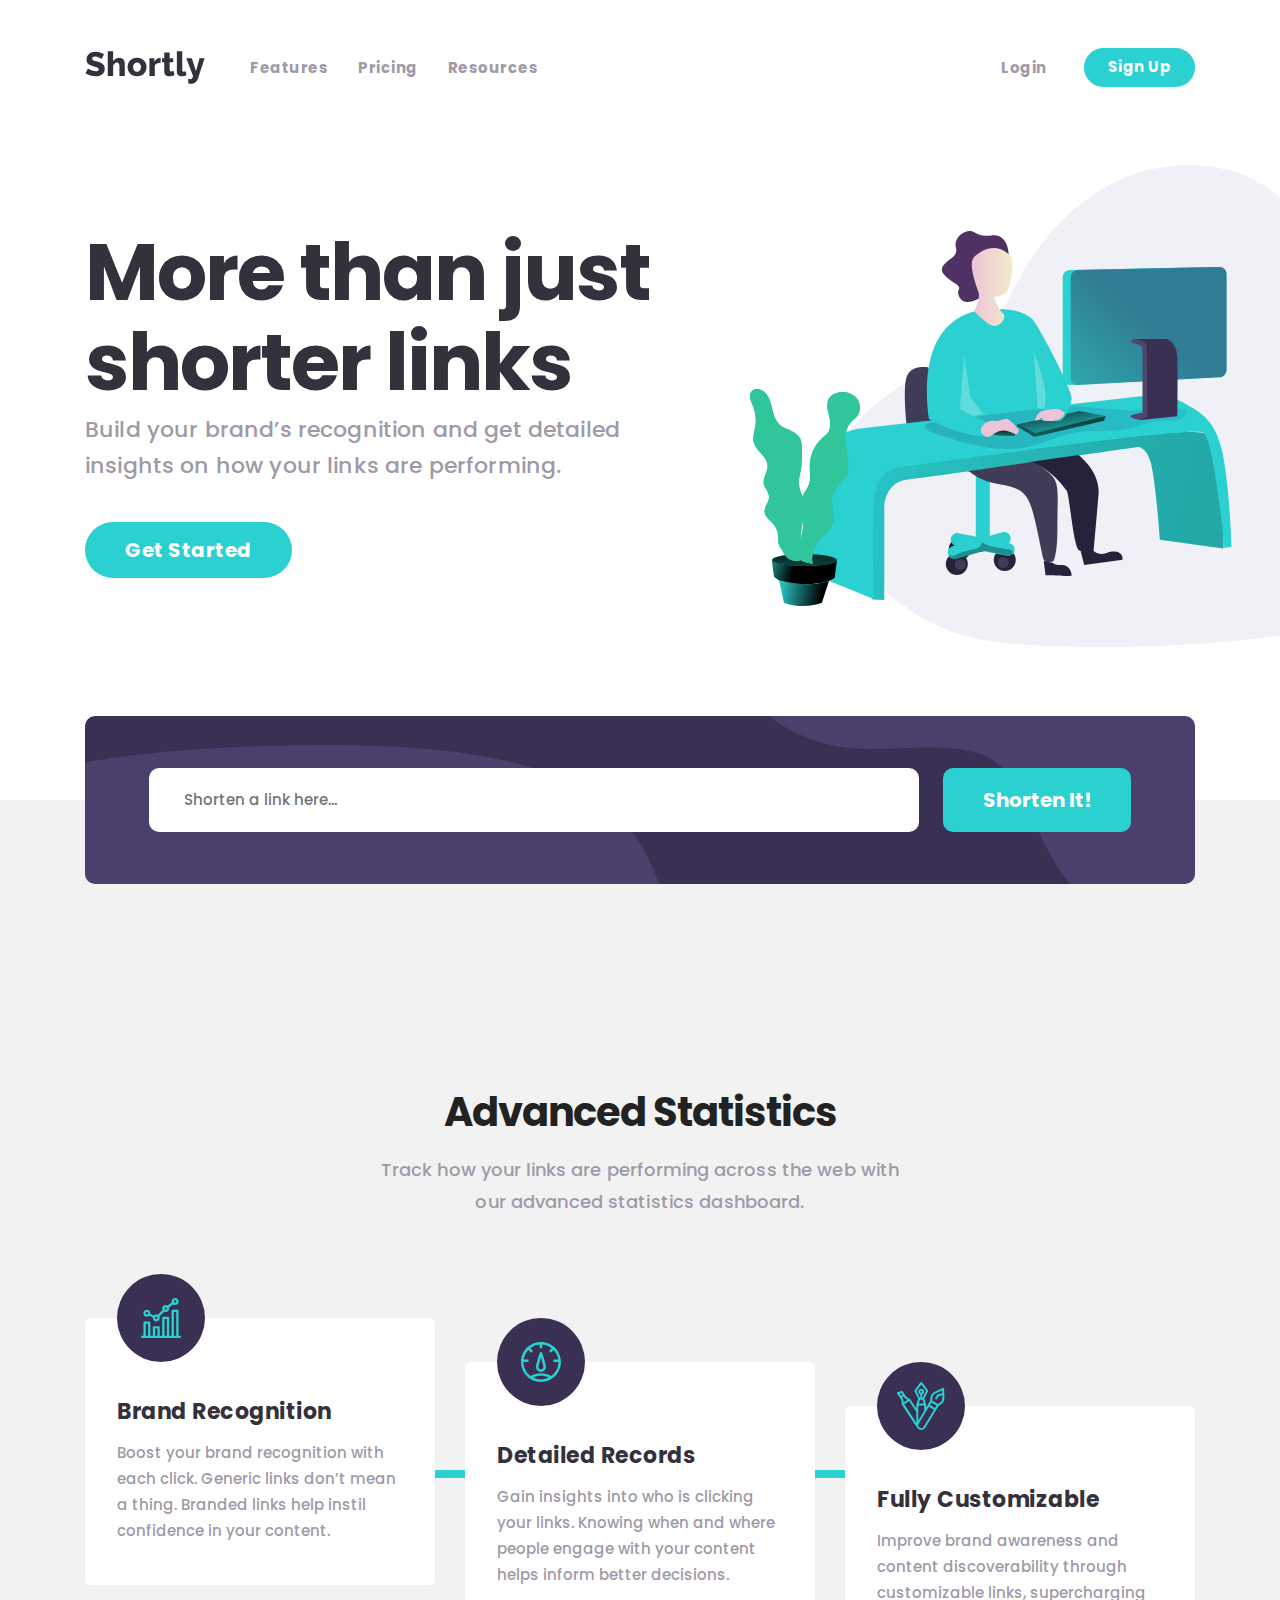
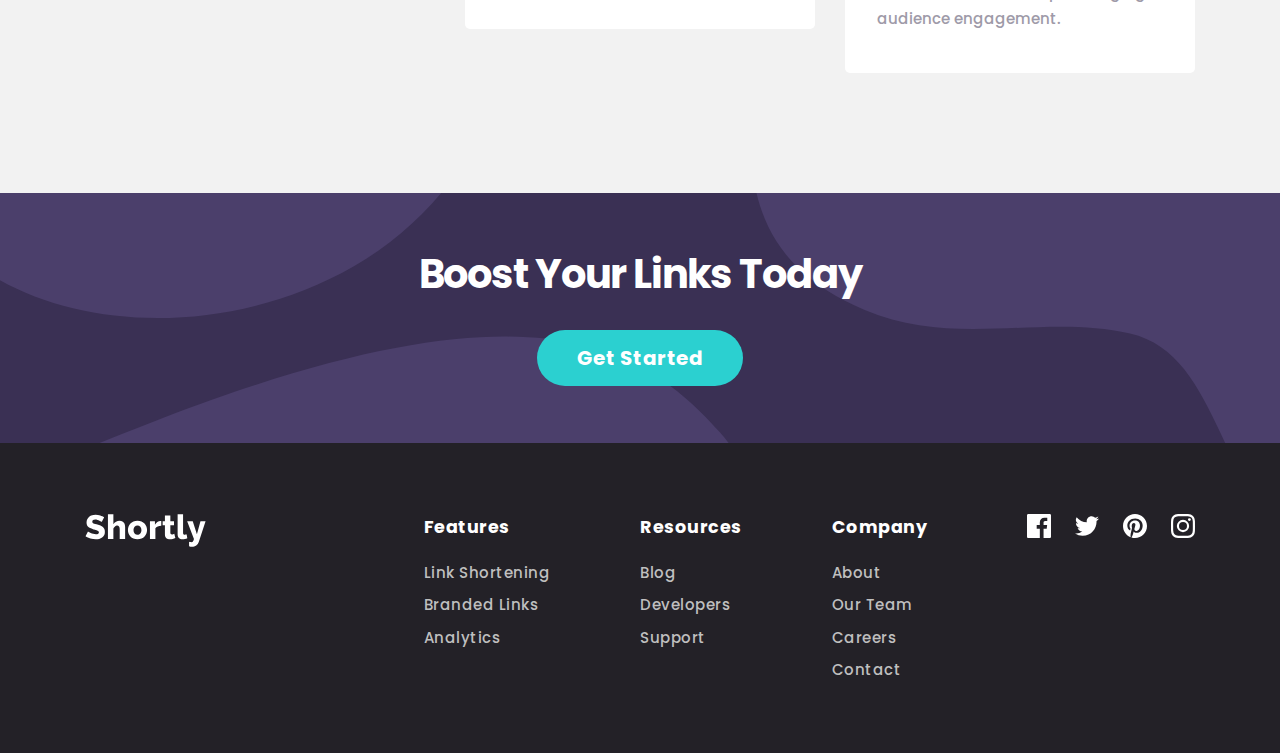
<file: index.html>
<!DOCTYPE html>
<html lang="en">
<head>
  <meta charset="UTF-8">
  <meta http-equiv="X-UA-Compatible" content="IE=edge">
  <meta name="viewport" content="width=device-width, initial-scale=1.0">
  <title>Shortly</title>
  <!-- =============================== -->
  <!-- =====       STYLES        ===== -->
  <!-- =============================== -->
  <link rel="stylesheet" href="css/normalize.css">
  <link rel="stylesheet" href="css/styles.css">
</head>
<body>
  <header class="site-header">
    <div class="site-header__container container">
      <a href="index.html" class="site-header__logo logo">
        <img class="logo__img" src="img/logo.svg" alt="shortly-logo" width="120" height="33">
      </a>
      <nav class="site-header__sitenav sitenav">
        <ul class="sitenav__list">
          <li class="sitenav__item"><a class="sitenav__link" href="#">Features</a></li>
          <li class="sitenav__item"><a class="sitenav__link" href="#">Pricing</a></li>
          <li class="sitenav__item"><a class="sitenav__link" href="#">Resources</a></li>
        </ul>
      </nav>
      <!-- * * AUTHORIZATION * * -->
      <div class="site-header__auth">
        <a class="site-header__login-link" href="#">login</a>
        <a class="button button--small" href="#">sign up</a>
      </div>
    </div>
  </header>
  <!-- **************************** -->
  <!-- *****   MAIN SECTION   ***** -->
  <!-- **************************** -->
  <main class="main-content">
    <div class="hero">
      <div class="container">
        <div class="hero__inner">
          <h1 class="hero__title">More than just shorter links</h1>
          <p class="hero__text">Build your brand’s recognition and get detailed insights on how your links are performing.</p>
          <a class="button">Get Started</a>
        </div>
      </div>
    </div>
    <!-- * * URL SHORTENER FORM AND FEATURES * * -->
    <div class="index-url-shortener-form-features-wrapper">
      <div class="container">
        <!-- URL SHORTENER FORM -->
        <div class="index-url-shortener">
          <section class="url-shortener">
            <h2 class="visually-hidden">Url Shortener</h2>
            <form class="url-shortener__form js-url-shortener-form" action="https://echo.htmlacademy.ru" method="POST">
              <div class="url-shortener__input-wrapper">
                <input class="url-shortener__input" type="url" name="url" placeholder="Shorten a link here..." aria-label="URL input" required>
                <div class="url-shortener__error-msg">Please add a link</div>
              </div>
              <button class="button button--big button--rectangle-big" type="submit">Shorten It!</button>
            </form>
            <!-- * * / URL SHORTENER RESULTS \ * *  -->
            <div class="url-shortener__results">
              <!-- = = = / 1 \ = = = -->
              <div class="url-shortener__result">
                <div class="url-shortener__original-link">https://www.frontendmentor.io</div>
                <a class="url-shortener__short-link" href="#" target="_blank">https://rel.ink/k4lKyk</a>
                <button class="url-shortener__copy-button button button--small button--rectangle js-copy-short-link-button">Copy</button>
              </div>
              <!-- = = = / 2 \ = = = -->
              <div class="url-shortener__result">
                <div class="url-shortener__original-link">https://twitter.com/frontendmentor</div>
                <a class="url-shortener__short-link" href="#" target="_blank">https://rel.ink/gxOXp9</a>
                <button class="url-shortener__copy-button button button--small button--rectangle js-copy-short-link-button">Copy</button>
              </div>
              <!-- = = = / 3 \ = = = -->
              <div class="url-shortener__result">
                <div class="url-shortener__original-link">https://www.linkedin.com/company/frontend-mentor</div>
                <a class="url-shortener__short-link" href="#" target="_blank">https://rel.ink/gob3X9</a>
                <button class="url-shortener__copy-button button button--small button--rectangle js-copy-short-link-button">Copy</button>
              </div>
            </div>
          </section>
        </div>

        <!-- * * / INDEX FEATURES \ * * -->
        <section class="index-features">
          <h2 class="index-features__heading">Advanced Statistics</h2>
          <p class="index-features__info">Track how your links are performing across the web with our advanced statistics dashboard.</p>
          <ul class="index-features-list">
            <!-- = = = item 1 = = = -->
            <li class="index-features-list__item index-feature">
              <h3 class="index-feature__title">Brand Recognition</h3>
              <p class="index-feature__text">Boost your brand recognition with each click. Generic links don’t mean a thing. Branded links help instil confidence in your content.</p>
              <div class="index-feature-icon-wrapper">
                <img class="index-feature__icon" src="img/brand-recognition.svg" alt="brand-recognition-icon" width="40" height="40">
              </div>
            </li>
            <!-- = = = item 2 = = = -->
            <li class="index-features-list__item index-feature">
              <h3 class="index-feature__title">Detailed Records</h3>
              <p class="index-feature__text">Gain insights into who is clicking your links. Knowing when and where people engage with your content helps inform better decisions.</p>
              <div class="index-feature-icon-wrapper">
                <img class="index-feature__icon" src="img/detailed-records.svg" alt="detailed-records-icon" width="40" height="40">
              </div>
            </li>
            <!-- = = = item 3 = = = -->
            <li class="index-features-list__item index-feature">
              <h3 class="index-feature__title">Fully Customizable</h3>
              <p class="index-feature__text">Improve brand awareness and content discoverability through customizable links, supercharging audience engagement.</p>
              <div class="index-feature-icon-wrapper">
                <img class="index-feature__icon" src="img/fully-customizable.svg" alt="fully-customizable-icon" width="48" height="48">
              </div>
            </li>
          </ul>
        </section>
      </div>
    </div>
    <!-- * * * / CTA \ * * * -->
    <section class="cta">
      <div class="cta__container container">
        <h2 class="cta__title">boost your links today</h2>
        <a class="button" href="#">Get Started</a>
      </div>
    </section>
  </main>

  <!-- * * * / SITE FOOTER \ * * * -->
<footer class="site-footer">
<div class="site-footer__container container">
  <a class="site-footer__logo logo" href="index.html">
 <svg xmlns="http://www.w3.org/2000/svg" width="121" height="33" fill="none"><path fill="currentcolor" fill-rule="evenodd" d="M34.699 25h5.44V13.576c0-.77-.068-1.558-.204-2.363a6.036 6.036 0 0 0-.8-2.176c-.396-.646-.963-1.179-1.7-1.598-.736-.42-1.705-.629-2.906-.629-1.292 0-2.477.289-3.553.867a6.785 6.785 0 0 0-2.601 2.465V.18h-5.44V25h5.44V14.766c.158-.476.385-.907.68-1.292.294-.385.617-.72.969-1.003a4.171 4.171 0 0 1 1.088-.646c.374-.147.72-.221 1.037-.221.793 0 1.416.272 1.87.816.453.544.68 1.394.68 2.55V25ZM16 7.422c.408.25.646.42.714.51l2.448-4.624a28.403 28.403 0 0 0-1.785-.952 16.76 16.76 0 0 0-2.091-.85c-.748-.25-1.53-.453-2.346-.612a12.973 12.973 0 0 0-2.482-.238c-1.202 0-2.34.17-3.417.51a8.435 8.435 0 0 0-2.84 1.513 7.266 7.266 0 0 0-1.937 2.465c-.476.975-.714 2.097-.714 3.366 0 .907.13 1.7.39 2.38.261.68.658 1.28 1.19 1.802.533.521 1.208.98 2.024 1.377.816.397 1.779.765 2.89 1.105.335.1.66.196.976.288l1.702.495c.568.175 1.07.362 1.504.56.521.238.929.504 1.224.799.294.295.442.669.442 1.122 0 1.201-.986 1.802-2.958 1.802-.93 0-1.848-.125-2.754-.374a18.925 18.925 0 0 1-2.465-.85 13.244 13.244 0 0 1-1.853-.952c-.499-.317-.794-.533-.884-.646L.53 22.28c.702.476 1.467.895 2.295 1.258.827.363 1.683.674 2.567.935a19.674 19.674 0 0 0 5.44.799c1.156 0 2.278-.13 3.366-.391 1.088-.26 2.051-.68 2.89-1.258a6.448 6.448 0 0 0 2.023-2.278c.51-.94.765-2.091.765-3.451 0-1.11-.176-2.063-.527-2.856a5.647 5.647 0 0 0-1.496-2.023c-.646-.555-1.434-1.02-2.363-1.394-.93-.374-1.972-.72-3.128-1.037l-.805-.22-1.405-.392c-.635-.181-1.162-.38-1.581-.595-.42-.215-.737-.459-.952-.731-.216-.272-.323-.612-.323-1.02 0-1.337.997-2.006 2.992-2.006.725 0 1.45.102 2.176.306a14.81 14.81 0 0 1 2.006.714c.612.272 1.122.533 1.53.782ZM52.479 25.34c-1.519 0-2.873-.25-4.063-.748-1.19-.499-2.193-1.173-3.01-2.023a8.54 8.54 0 0 1-1.852-2.958 9.968 9.968 0 0 1-.63-3.519c0-1.224.21-2.397.63-3.519a8.54 8.54 0 0 1 1.853-2.958c.816-.85 1.819-1.53 3.009-2.04s2.544-.765 4.063-.765c1.519 0 2.867.255 4.046.765 1.178.51 2.176 1.19 2.992 2.04a8.755 8.755 0 0 1 1.87 2.958 9.738 9.738 0 0 1 .646 3.519 9.97 9.97 0 0 1-.63 3.519 8.542 8.542 0 0 1-1.852 2.958c-.816.85-1.82 1.524-3.01 2.023-1.19.499-2.543.748-4.062.748Zm-2.856-5.865c-.748-.85-1.122-1.978-1.122-3.383 0-.68.102-1.309.306-1.887a4.568 4.568 0 0 1 .833-1.479 3.702 3.702 0 0 1 2.839-1.292c1.133 0 2.074.425 2.822 1.275.748.85 1.122 1.978 1.122 3.383 0 .68-.102 1.309-.306 1.887a4.57 4.57 0 0 1-.833 1.479 3.753 3.753 0 0 1-1.241.952 3.59 3.59 0 0 1-1.564.34c-1.156 0-2.108-.425-2.856-1.275Zm26.654-7.667c-1.315.023-2.505.238-3.57.646-1.065.408-1.836 1.02-2.312 1.836V25h-5.44V7.15h4.998v3.604c.612-1.201 1.4-2.142 2.363-2.822.963-.68 1.989-1.031 3.077-1.054h.544c.113 0 .227.011.34.034v4.896Zm11.507 13.124a21.718 21.718 0 0 0 2.567-.884l-1.054-4.318a7.717 7.717 0 0 1-1.122.442c-.43.136-.85.204-1.258.204-.453 0-.827-.13-1.122-.391-.295-.26-.442-.686-.442-1.275v-7.446h3.638V7.15h-3.638V1.472h-5.44V7.15h-2.278v4.114h2.278v9.316c0 .861.13 1.598.391 2.21.26.612.618 1.105 1.071 1.479.453.374.98.646 1.581.816.6.17 1.241.255 1.921.255.975 0 1.944-.136 2.907-.408ZM92.627.18h5.44v18.462c0 1.36.578 2.04 1.734 2.04.272 0 .573-.04.901-.119.329-.08.629-.198.901-.357l.714 4.08c-.68.317-1.462.567-2.346.748a12.39 12.39 0 0 1-2.482.272c-1.564 0-2.765-.408-3.604-1.224-.839-.816-1.258-1.995-1.258-3.536V.18Zm12.731 27.846a7.982 7.982 0 0 1-1.275-.34v4.658a7.53 7.53 0 0 0 1.411.391c.465.08.924.119 1.377.119 1.678 0 3.128-.459 4.352-1.377a7.106 7.106 0 0 0 2.55-3.587l6.8-20.74h-5.1l-3.57 13.192-4.148-13.192h-5.61l6.8 17.85c-.294 1.179-.623 1.995-.986 2.448-.362.453-.872.68-1.53.68-.317 0-.674-.034-1.071-.102Z" clip-rule="evenodd"/></svg>
  </a>

  <section class="site-footer__menus">
    <h2 class="visually-hidden">Shortly - useful links</h2>
    <!-- * menu 1 * -->
    <ul class="site-footer__menus-list footer-list">
      <li><h3 class="footer-list__title">Features</h3></li>
      <li class="footer-list__item"><a class="footer-list__link" href="#">Link Shortening</a></li>
      <li class="footer-list__item"><a class="footer-list__link" href="#">Branded Links</a></li>
      <li class="footer-list__item"><a class="footer-list__link" href="#">Analytics</a></li>
    </ul>

    <!-- * menu 2 * -->
    <ul class="site-footer__menus-list footer-list">
      <li><h3 class="footer-list__title">Resources</h3></li>
      <li class="footer-list__item"><a class="footer-list__link" href="#">Blog</a></li>
      <li class="footer-list__item"><a class="footer-list__link" href="#">Developers</a></li>
      <li class="footer-list__item"><a class="footer-list__link" href="#">Support</a></li>
    </ul>

        <!-- * menu 3 * -->
        <ul class="site-footer__menus-list footer-list">
          <li><h3 class="footer-list__title">Company</h3></li>
          <li class="footer-list__item"><a class="footer-list__link" href="#">About</a></li>
          <li class="footer-list__item"><a class="footer-list__link" href="#">Our Team</a></li>
          <li class="footer-list__item"><a class="footer-list__link" href="#">Careers</a></li>
          <li class="footer-list__item"><a class="footer-list__link" href="#">Contact</a></li>
        </ul>
  </section>
  <!-- * * / SOCIALS \ * * -->
  <section>
    <h2 class="visually-hidden">Shortly in social network</h2>
    <ul class="footer-socials__list">
    <!-- * * item 1 * * -->
    <li class="footer-socials__item">
  <a class="footer-socials__link" href="https://facebook.com" target="_blank">
    <svg class="footer-socials__icon" xmlns="http://www.w3.org/2000/svg" width="24" height="24" fill="none"><path fill="currentcolor" d="M22.675 0H1.325C.593 0 0 .593 0 1.325v21.351C0 23.407.593 24 1.325 24H12.82v-9.294H9.692v-3.622h3.128V8.413c0-3.1 1.893-4.788 4.659-4.788 1.325 0 2.463.099 2.795.143v3.24l-1.918.001c-1.504 0-1.795.715-1.795 1.763v2.313h3.587l-.467 3.622h-3.12V24h6.116c.73 0 1.323-.593 1.323-1.325V1.325C24 .593 23.407 0 22.675 0Z"/></svg>
      </a>
    </li>
    <!-- * * item 2 * * -->
    <li class="footer-socials__item">
      <a class="footer-socials__link" href="https://twitter.com" target="_blank">
        <svg class="footer-socials__icon" xmlns="http://www.w3.org/2000/svg" width="24" height="20" fill="none"><path fill="currentcolor" d="M24 2.557a9.83 9.83 0 0 1-2.828.775A4.932 4.932 0 0 0 23.337.608a9.864 9.864 0 0 1-3.127 1.195A4.916 4.916 0 0 0 16.616.248c-3.179 0-5.515 2.966-4.797 6.045A13.978 13.978 0 0 1 1.671 1.149a4.93 4.93 0 0 0 1.523 6.574 4.903 4.903 0 0 1-2.229-.616c-.054 2.281 1.581 4.415 3.949 4.89a4.935 4.935 0 0 1-2.224.084 4.928 4.928 0 0 0 4.6 3.419A9.9 9.9 0 0 1 0 17.54a13.94 13.94 0 0 0 7.548 2.212c9.142 0 14.307-7.721 13.995-14.646A10.025 10.025 0 0 0 24 2.557Z"/></svg>
      </a>
    </li>
    <!-- * * item 3 * * -->
    <li class="footer-socials__item">
      <a class="footer-socials__link" href="https://pinterest.com" target="_blank">
        <svg class="footer-socials__icon" xmlns="http://www.w3.org/2000/svg" width="24" height="24" fill="none"><path fill="currentcolor" d="M12 0C5.373 0 0 5.372 0 12c0 5.084 3.163 9.426 7.627 11.174-.105-.949-.2-2.405.042-3.441.218-.937 1.407-5.965 1.407-5.965s-.359-.719-.359-1.782c0-1.668.967-2.914 2.171-2.914 1.023 0 1.518.769 1.518 1.69 0 1.029-.655 2.568-.994 3.995-.283 1.194.599 2.169 1.777 2.169 2.133 0 3.772-2.249 3.772-5.495 0-2.873-2.064-4.882-5.012-4.882-3.414 0-5.418 2.561-5.418 5.207 0 1.031.397 2.138.893 2.738a.36.36 0 0 1 .083.345l-.333 1.36c-.053.22-.174.267-.402.161-1.499-.698-2.436-2.889-2.436-4.649 0-3.785 2.75-7.262 7.929-7.262 4.163 0 7.398 2.967 7.398 6.931 0 4.136-2.607 7.464-6.227 7.464-1.216 0-2.359-.631-2.75-1.378l-.748 2.853c-.271 1.043-1.002 2.35-1.492 3.146C9.57 23.812 10.763 24 12 24c6.627 0 12-5.373 12-12 0-6.628-5.373-12-12-12Z"/></svg>
      </a>
    </li>
    <!-- * * item 4 * * -->
    <li class="footer-socials__item">
      <a class="footer-socials__link" href="https://instagram.com" target="_blank">
        <svg xmlns="http://www.w3.org/2000/svg" width="24" height="24" fill="none"><path fill="currentcolor" fill-rule="evenodd" d="M12 0C8.741 0 8.333.014 7.053.072 2.695.272.273 2.69.073 7.052.014 8.333 0 8.741 0 12c0 3.259.014 3.668.072 4.948.2 4.358 2.618 6.78 6.98 6.98C8.333 23.986 8.741 24 12 24c3.259 0 3.668-.014 4.948-.072 4.354-.2 6.782-2.618 6.979-6.98.059-1.28.073-1.689.073-4.948 0-3.259-.014-3.667-.072-4.947-.196-4.354-2.617-6.78-6.979-6.98C15.668.014 15.259 0 12 0Zm0 2.163c3.204 0 3.584.012 4.85.07 3.252.148 4.771 1.691 4.919 4.919.058 1.265.069 1.645.069 4.849 0 3.205-.012 3.584-.069 4.849-.149 3.225-1.664 4.771-4.919 4.919-1.266.058-1.644.07-4.85.07-3.204 0-3.584-.012-4.849-.07-3.26-.149-4.771-1.699-4.919-4.92-.058-1.265-.07-1.644-.07-4.849 0-3.204.013-3.583.07-4.849.149-3.227 1.664-4.771 4.919-4.919 1.266-.057 1.645-.069 4.849-.069ZM5.838 12a6.162 6.162 0 1 1 12.324 0 6.162 6.162 0 0 1-12.324 0ZM12 16a4 4 0 1 1 0-8 4 4 0 0 1 0 8Zm4.965-10.405a1.44 1.44 0 1 1 2.881.001 1.44 1.44 0 0 1-2.881-.001Z" clip-rule="evenodd"/></svg>
      </a>
    </li>
  </ul>
</section>

</div>
</footer>
  <script src="js/main.js"></script>
</body>
</html>
</file>
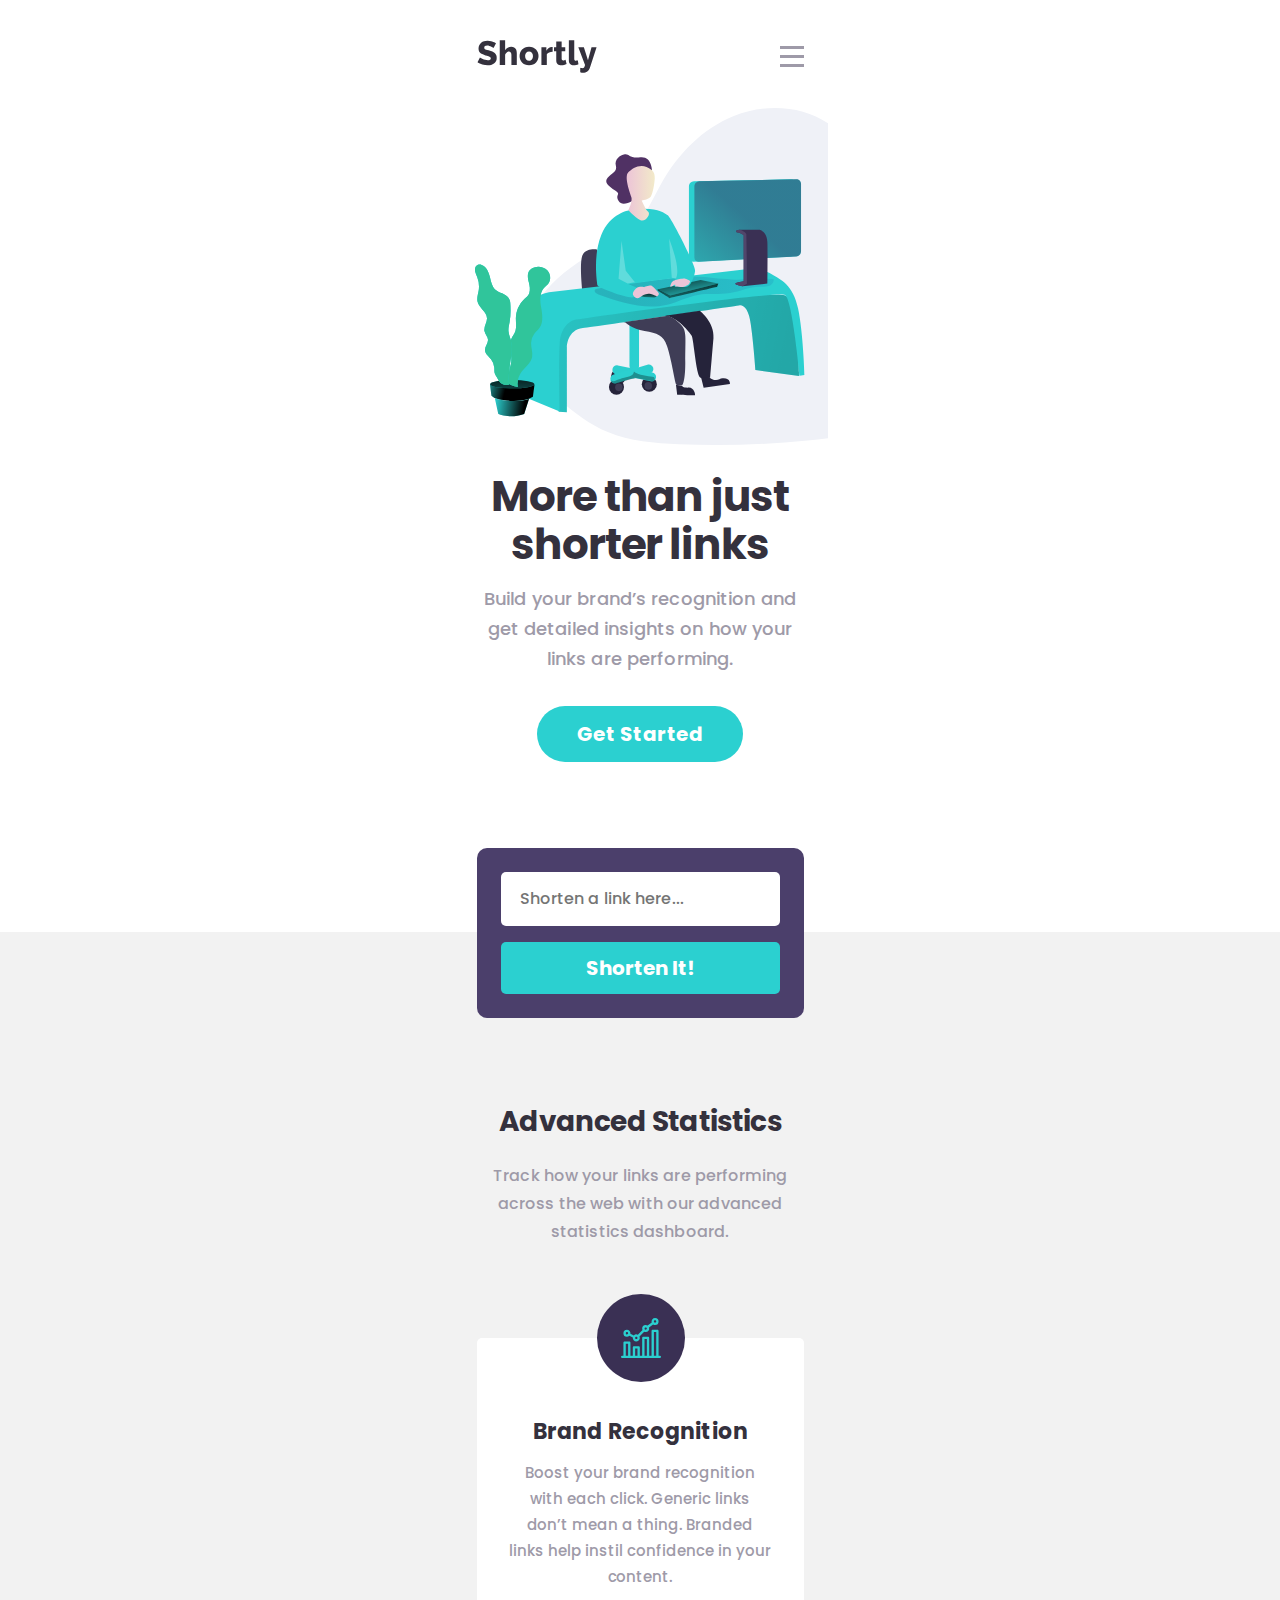
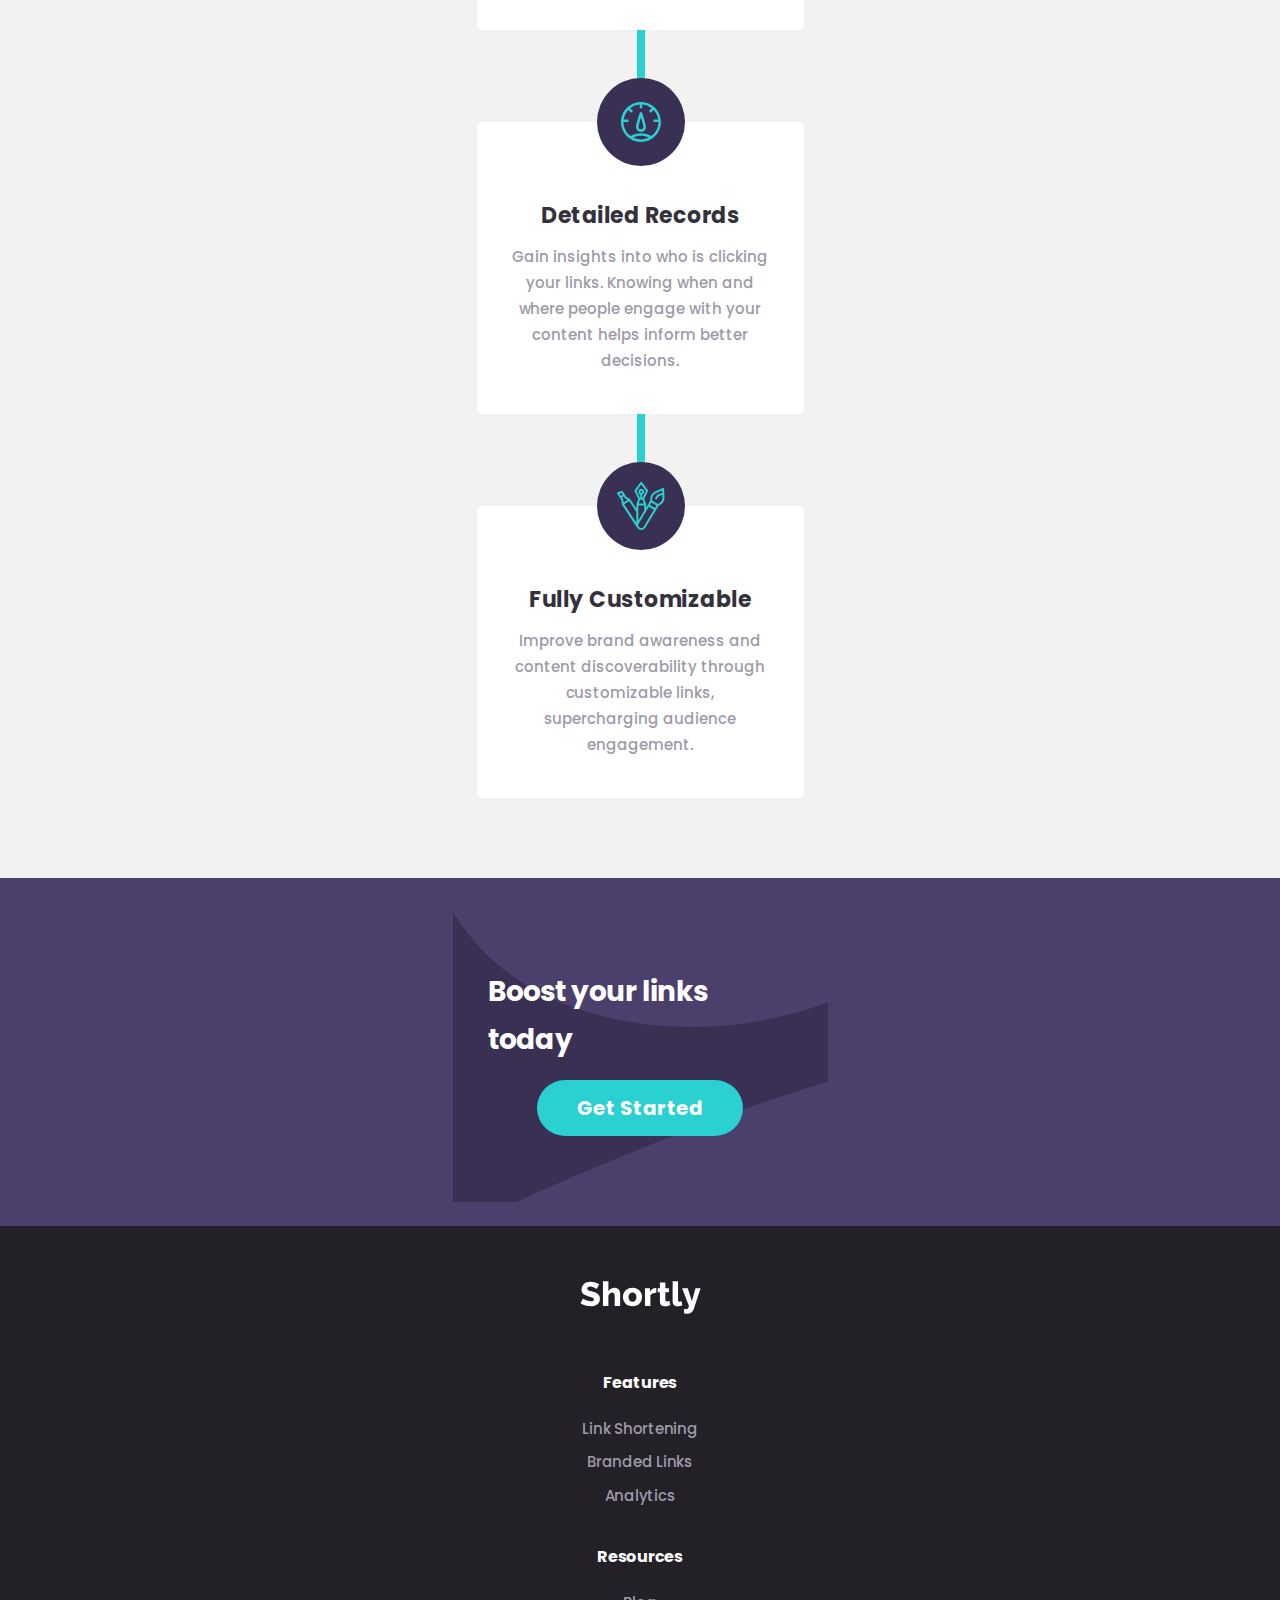
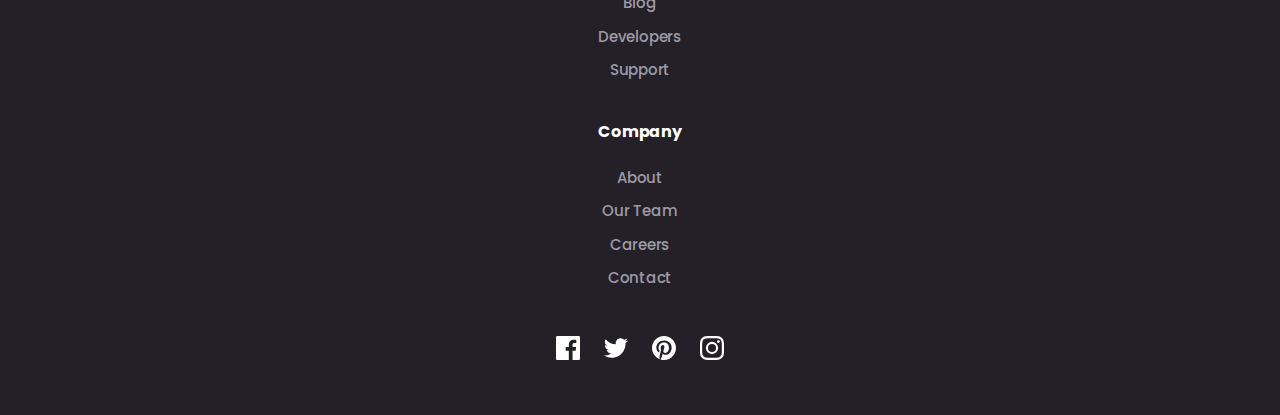
<file: index-mobile.html>
<!DOCTYPE html>
<html lang="en">
<head>
  <meta charset="UTF-8">
  <meta http-equiv="X-UA-Compatible" content="IE=edge">
  <meta name="viewport" content="width=device-width, initial-scale=1.0">
  <title>Shortly</title>
  <link rel="stylesheet" href="css/normalize.css">
  <link rel="stylesheet" href="css/styles.css">
</head>
<body>
  <header class="site-header-mobile">
    <div class="site-header__container-mobile container-mobile">
      <a href="index-mobile.html" class="site-header__logo-mobile logo">
        <img src="img/logo.svg" alt="Shortly-logo" class="logo__img">
      </a>
      <button class="sitenav-opener"></button>
<div class="site-header-mobile__sitenav-auth-wrapper">
  <nav class="site-header-mobile__sitenav sitenav-mobile">
    <ul class="sitenav-mobile__list">
      <li class="sitenav-mobile__item"><a class="sitenav-mobile__link" href="#">Features</a></li>
      <li class="sitenav-mobile__item"><a class="sitenav-mobile__link" href="#">Pricing</a></li>
      <li class="sitenav-mobile__item"><a class="sitenav-mobile__link" href="#">Resources</a></li>
    </ul>
  </nav>
  <!-- * * AUTHORIZATION * * -->
  <div class="site-header-mobile__auth">
    <a class="site-header-mobile__login-link" href="#">login</a>
    <a class="button button--auth-mobile" href="#">sign up</a>
  </div>
</div>
    </div>
  </header>
  <main class="main-content">
    <div class="hero-mobile">
      <div class="hero__container-mobile container-mobile">
        <h1 class="hero__title--mobile">More than just shorter links</h1>
        <p class="hero__info--mobile">Build your brand’s recognition and get detailed insights on how your links are performing.</p>
        <a class="button" href="#">get Started</a>
      </div>
    </div>
    <!-- * * FEATURE MOBILE * * -->
    <div class="index-url-form-features-wrapper-mobile">
      <div class="container-mobile">
        <!-- URL SHORTENER FORM -->
        <div class="index-url-shortener--mobile">
          <section class="url-shortener url-shortener--mobile">
            <h2 class="visually-hidden">Url Shortener</h2>
            <form class="url-shortener__form--mobile js-url-shortener-form" action="https://echo.htmlacademy.ru" method="POST">
              <div class="url-shortener__input-wrapper--mobile">
                <input class="url-shortener__input--mobile" type="url" name="url" placeholder="Shorten a link here..." aria-label="URL input" required>
                <div class="url-shortener__error-msg--mobile">Please add a link</div>
              </div>
              <button class="button button--big button--rectangle-big button-mobile" type="submit">Shorten It!</button>
            </form>
            <!-- * * / URL SHORTENER RESULTS \ * *  -->
            <div class="url-shortener__results url-shortener__results--mobile">
              <!-- = = = / 1 \ = = = -->
              <div class="url-shortener__result--mobile">
                <div class="url-shortener__original-link--mobile">https://www.frontendmentor.io</div>
                <a class="url-shortener__short-link--mobile" href="#" target="_blank">https://rel.ink/k4lKyk</a>
                <button class="url-shortener__copy-button button button--small button--rectangle js-copy-short-link-button">Copy</button>
              </div>
              <!-- = = = / 2 \ = = = -->
              <div class="url-shortener__result--mobile">
                <div class="url-shortener__original-link--mobile">https://twitter.com/frontendmentor</div>
                <a class="url-shortener__short-link--mobile" href="#" target="_blank">https://rel.ink/gxOXp9</a>
                <button class="url-shortener__copy-button button button--small button--rectangle js-copy-short-link-button">Copy</button>
              </div>
              <!-- = = = / 3 \ = = = -->
              <div class="url-shortener__result--mobile">
                <div class="url-shortener__original-link--mobile">https://www.linkedin.com/company/frontend-mentor</div>
                <a class="url-shortener__short-link--mobile" href="#" target="_blank">https://rel.ink/gob3X9</a>
                <button class="url-shortener__copy-button button button--small button--rectangle js-copy-short-link-button">Copy</button>
              </div>
            </div>
          </section>
        </div>
        <!-- * * FEATURES SECTION MOBILE * * -->
        <section class="index-features-mobile">
          <h2 class="index-features-mobile__heading">Advanced Statistics</h2>
          <p class="index-features-mobile__info">Track how your links are performing across the web with our advanced statistics dashboard.</p>
          <ul class="index-features-list-mobile">
            <!-- = = = item 1 = = = -->
            <li class="index-features-list-mobile__item index-feature-mobile">
              <h3 class="index-feature-mobile__title">Brand Recognition</h3>
              <p class="index-feature-mobile__text">Boost your brand recognition with each click. Generic links don’t mean a thing. Branded links help instil confidence in your content.</p>
              <div class="index-feature-mobile-icon-wrapper">
                <img class="index-feature-mobile__icon" src="img/brand-recognition.svg" alt="brand-recognition-icon" width="40" height="40">
              </div>
            </li>
            <!-- = = = item 2 = = = -->
            <li class="index-features-list-mobile__item index-feature-mobile">
              <h3 class="index-feature-mobile__title">Detailed Records</h3>
              <p class="index-feature-mobile__text">Gain insights into who is clicking your links. Knowing when and where people engage with your content helps inform better decisions.</p>
              <div class="index-feature-mobile-icon-wrapper">
                <img class="index-feature-mobile__icon" src="img/detailed-records.svg" alt="detailed-records-icon" width="40" height="40">
              </div>
            </li>
            <!-- = = = item 3 = = = -->
            <li class="index-features-list-mobile__item index-feature-mobile">
              <h3 class="index-feature-mobile__title">Fully Customizable</h3>
              <p class="index-feature-mobile__text">Improve brand awareness and content discoverability through customizable links, supercharging audience engagement.</p>
              <div class="index-feature-mobile-icon-wrapper">
                <img class="index-feature-mobile__icon" src="img/fully-customizable.svg" alt="fully-customizable-icon" width="48" height="48">
              </div>
            </li>
          </ul>
        </section>
      </div>
    </div>
    <!-- * * CTA SECTION - MOBILE * * -->
    <section class="cta-mobile">
      <div class="container-mobile-cta container-mobile">
        <h2 class="cta-mobile__title">Boost your links today</h2>
        <a class="button" href="#">get Started</a>
      </div>
    </section>
  </main>

  <!-- * * * / SITE FOOTER \ * * * -->
  <footer class="site-footer-mobile">
    <div class="site-footer-mobile__container container-mobile">
      <a class="site-footer-mobile__logo logo" href="index.html">
        <svg xmlns="http://www.w3.org/2000/svg" width="121" height="33" fill="none"><path fill="currentcolor" fill-rule="evenodd" d="M34.699 25h5.44V13.576c0-.77-.068-1.558-.204-2.363a6.036 6.036 0 0 0-.8-2.176c-.396-.646-.963-1.179-1.7-1.598-.736-.42-1.705-.629-2.906-.629-1.292 0-2.477.289-3.553.867a6.785 6.785 0 0 0-2.601 2.465V.18h-5.44V25h5.44V14.766c.158-.476.385-.907.68-1.292.294-.385.617-.72.969-1.003a4.171 4.171 0 0 1 1.088-.646c.374-.147.72-.221 1.037-.221.793 0 1.416.272 1.87.816.453.544.68 1.394.68 2.55V25ZM16 7.422c.408.25.646.42.714.51l2.448-4.624a28.403 28.403 0 0 0-1.785-.952 16.76 16.76 0 0 0-2.091-.85c-.748-.25-1.53-.453-2.346-.612a12.973 12.973 0 0 0-2.482-.238c-1.202 0-2.34.17-3.417.51a8.435 8.435 0 0 0-2.84 1.513 7.266 7.266 0 0 0-1.937 2.465c-.476.975-.714 2.097-.714 3.366 0 .907.13 1.7.39 2.38.261.68.658 1.28 1.19 1.802.533.521 1.208.98 2.024 1.377.816.397 1.779.765 2.89 1.105.335.1.66.196.976.288l1.702.495c.568.175 1.07.362 1.504.56.521.238.929.504 1.224.799.294.295.442.669.442 1.122 0 1.201-.986 1.802-2.958 1.802-.93 0-1.848-.125-2.754-.374a18.925 18.925 0 0 1-2.465-.85 13.244 13.244 0 0 1-1.853-.952c-.499-.317-.794-.533-.884-.646L.53 22.28c.702.476 1.467.895 2.295 1.258.827.363 1.683.674 2.567.935a19.674 19.674 0 0 0 5.44.799c1.156 0 2.278-.13 3.366-.391 1.088-.26 2.051-.68 2.89-1.258a6.448 6.448 0 0 0 2.023-2.278c.51-.94.765-2.091.765-3.451 0-1.11-.176-2.063-.527-2.856a5.647 5.647 0 0 0-1.496-2.023c-.646-.555-1.434-1.02-2.363-1.394-.93-.374-1.972-.72-3.128-1.037l-.805-.22-1.405-.392c-.635-.181-1.162-.38-1.581-.595-.42-.215-.737-.459-.952-.731-.216-.272-.323-.612-.323-1.02 0-1.337.997-2.006 2.992-2.006.725 0 1.45.102 2.176.306a14.81 14.81 0 0 1 2.006.714c.612.272 1.122.533 1.53.782ZM52.479 25.34c-1.519 0-2.873-.25-4.063-.748-1.19-.499-2.193-1.173-3.01-2.023a8.54 8.54 0 0 1-1.852-2.958 9.968 9.968 0 0 1-.63-3.519c0-1.224.21-2.397.63-3.519a8.54 8.54 0 0 1 1.853-2.958c.816-.85 1.819-1.53 3.009-2.04s2.544-.765 4.063-.765c1.519 0 2.867.255 4.046.765 1.178.51 2.176 1.19 2.992 2.04a8.755 8.755 0 0 1 1.87 2.958 9.738 9.738 0 0 1 .646 3.519 9.97 9.97 0 0 1-.63 3.519 8.542 8.542 0 0 1-1.852 2.958c-.816.85-1.82 1.524-3.01 2.023-1.19.499-2.543.748-4.062.748Zm-2.856-5.865c-.748-.85-1.122-1.978-1.122-3.383 0-.68.102-1.309.306-1.887a4.568 4.568 0 0 1 .833-1.479 3.702 3.702 0 0 1 2.839-1.292c1.133 0 2.074.425 2.822 1.275.748.85 1.122 1.978 1.122 3.383 0 .68-.102 1.309-.306 1.887a4.57 4.57 0 0 1-.833 1.479 3.753 3.753 0 0 1-1.241.952 3.59 3.59 0 0 1-1.564.34c-1.156 0-2.108-.425-2.856-1.275Zm26.654-7.667c-1.315.023-2.505.238-3.57.646-1.065.408-1.836 1.02-2.312 1.836V25h-5.44V7.15h4.998v3.604c.612-1.201 1.4-2.142 2.363-2.822.963-.68 1.989-1.031 3.077-1.054h.544c.113 0 .227.011.34.034v4.896Zm11.507 13.124a21.718 21.718 0 0 0 2.567-.884l-1.054-4.318a7.717 7.717 0 0 1-1.122.442c-.43.136-.85.204-1.258.204-.453 0-.827-.13-1.122-.391-.295-.26-.442-.686-.442-1.275v-7.446h3.638V7.15h-3.638V1.472h-5.44V7.15h-2.278v4.114h2.278v9.316c0 .861.13 1.598.391 2.21.26.612.618 1.105 1.071 1.479.453.374.98.646 1.581.816.6.17 1.241.255 1.921.255.975 0 1.944-.136 2.907-.408ZM92.627.18h5.44v18.462c0 1.36.578 2.04 1.734 2.04.272 0 .573-.04.901-.119.329-.08.629-.198.901-.357l.714 4.08c-.68.317-1.462.567-2.346.748a12.39 12.39 0 0 1-2.482.272c-1.564 0-2.765-.408-3.604-1.224-.839-.816-1.258-1.995-1.258-3.536V.18Zm12.731 27.846a7.982 7.982 0 0 1-1.275-.34v4.658a7.53 7.53 0 0 0 1.411.391c.465.08.924.119 1.377.119 1.678 0 3.128-.459 4.352-1.377a7.106 7.106 0 0 0 2.55-3.587l6.8-20.74h-5.1l-3.57 13.192-4.148-13.192h-5.61l6.8 17.85c-.294 1.179-.623 1.995-.986 2.448-.362.453-.872.68-1.53.68-.317 0-.674-.034-1.071-.102Z" clip-rule="evenodd"/></svg>
      </a>

      <section class="site-footer-mobile__menus">
        <h2 class="visually-hidden">Shortly - useful links</h2>
        <!-- * menu 1 * -->
        <ul class="site-footer-mobile__menus-list footer-mobile-list">
          <h3 class="footer-mobile-list__title">Features</h3>
          <li class="footer-mobile-list__item"><a class="footer-mobile-list__link" href="#">Link Shortening</a></li>
          <li class="footer-mobile-list__item"><a class="footer-mobile-list__link" href="#">Branded Links</a></li>
          <li class="footer-mobile-list__item"><a class="footer-mobile-list__link" href="#">Analytics</a></li>
        </ul>

        <!-- * menu 2 * -->
        <ul class="site-footer-mobile__menus-list footer-mobile-list">
          <h3 class="footer-mobile-list__title">Resources</h3>
          <li class="footer-mobile-list__item"><a class="footer-mobile-list__link" href="#">Blog</a></li>
          <li class="footer-mobile-list__item"><a class="footer-mobile-list__link" href="#">Developers</a></li>
          <li class="footer-mobile-list__item"><a class="footer-mobile-list__link" href="#">Support</a></li>
        </ul>

        <!-- * menu 3 * -->
        <ul class="site-footer-mobile__menus-list footer-mobile-list">
          <h3 class="footer-mobile-list__title">Company</h3>
          <li class="footer-mobile-list__item"><a class="footer-mobile-list__link" href="#">About</a></li>
          <li class="footer-mobile-list__item"><a class="footer-mobile-list__link" href="#">Our Team</a></li>
          <li class="footer-mobile-list__item"><a class="footer-mobile-list__link" href="#">Careers</a></li>
          <li class="footer-mobile-list__item"><a class="footer-mobile-list__link" href="#">Contact</a></li>
        </ul>
      </section>
      <!-- * * / SOCIALS \ * * -->
      <section>
        <ul class="footer-socials__list">
          <h2 class="visually-hidden">Shortly in social network</h2>
          <!-- * * item 1 * * -->
          <li class="footer-socials__item">
            <a class="footer-socials__link" href="https://facebook.com" target="_blank">
              <svg class="footer-socials__icon" xmlns="http://www.w3.org/2000/svg" width="24" height="24" fill="none"><path fill="currentcolor" d="M22.675 0H1.325C.593 0 0 .593 0 1.325v21.351C0 23.407.593 24 1.325 24H12.82v-9.294H9.692v-3.622h3.128V8.413c0-3.1 1.893-4.788 4.659-4.788 1.325 0 2.463.099 2.795.143v3.24l-1.918.001c-1.504 0-1.795.715-1.795 1.763v2.313h3.587l-.467 3.622h-3.12V24h6.116c.73 0 1.323-.593 1.323-1.325V1.325C24 .593 23.407 0 22.675 0Z"/></svg>
            </a>
          </li>
          <!-- * * item 2 * * -->
          <li class="footer-socials__item">
            <a class="footer-socials__link" href="https://twitter.com" target="_blank">
              <svg class="footer-socials__icon" xmlns="http://www.w3.org/2000/svg" width="24" height="20" fill="none"><path fill="currentcolor" d="M24 2.557a9.83 9.83 0 0 1-2.828.775A4.932 4.932 0 0 0 23.337.608a9.864 9.864 0 0 1-3.127 1.195A4.916 4.916 0 0 0 16.616.248c-3.179 0-5.515 2.966-4.797 6.045A13.978 13.978 0 0 1 1.671 1.149a4.93 4.93 0 0 0 1.523 6.574 4.903 4.903 0 0 1-2.229-.616c-.054 2.281 1.581 4.415 3.949 4.89a4.935 4.935 0 0 1-2.224.084 4.928 4.928 0 0 0 4.6 3.419A9.9 9.9 0 0 1 0 17.54a13.94 13.94 0 0 0 7.548 2.212c9.142 0 14.307-7.721 13.995-14.646A10.025 10.025 0 0 0 24 2.557Z"/></svg>
            </a>
          </li>
          <!-- * * item 3 * * -->
          <li class="footer-socials__item">
            <a class="footer-socials__link" href="https://pinterest.com" target="_blank">
              <svg class="footer-socials__icon" xmlns="http://www.w3.org/2000/svg" width="24" height="24" fill="none"><path fill="currentcolor" d="M12 0C5.373 0 0 5.372 0 12c0 5.084 3.163 9.426 7.627 11.174-.105-.949-.2-2.405.042-3.441.218-.937 1.407-5.965 1.407-5.965s-.359-.719-.359-1.782c0-1.668.967-2.914 2.171-2.914 1.023 0 1.518.769 1.518 1.69 0 1.029-.655 2.568-.994 3.995-.283 1.194.599 2.169 1.777 2.169 2.133 0 3.772-2.249 3.772-5.495 0-2.873-2.064-4.882-5.012-4.882-3.414 0-5.418 2.561-5.418 5.207 0 1.031.397 2.138.893 2.738a.36.36 0 0 1 .083.345l-.333 1.36c-.053.22-.174.267-.402.161-1.499-.698-2.436-2.889-2.436-4.649 0-3.785 2.75-7.262 7.929-7.262 4.163 0 7.398 2.967 7.398 6.931 0 4.136-2.607 7.464-6.227 7.464-1.216 0-2.359-.631-2.75-1.378l-.748 2.853c-.271 1.043-1.002 2.35-1.492 3.146C9.57 23.812 10.763 24 12 24c6.627 0 12-5.373 12-12 0-6.628-5.373-12-12-12Z"/></svg>
            </a>
          </li>
          <!-- * * item 4 * * -->
          <li class="footer-socials__item">
            <a class="footer-socials__link" href="https://instagram.com" target="_blank">
              <svg xmlns="http://www.w3.org/2000/svg" width="24" height="24" fill="none"><path fill="currentcolor" fill-rule="evenodd" d="M12 0C8.741 0 8.333.014 7.053.072 2.695.272.273 2.69.073 7.052.014 8.333 0 8.741 0 12c0 3.259.014 3.668.072 4.948.2 4.358 2.618 6.78 6.98 6.98C8.333 23.986 8.741 24 12 24c3.259 0 3.668-.014 4.948-.072 4.354-.2 6.782-2.618 6.979-6.98.059-1.28.073-1.689.073-4.948 0-3.259-.014-3.667-.072-4.947-.196-4.354-2.617-6.78-6.979-6.98C15.668.014 15.259 0 12 0Zm0 2.163c3.204 0 3.584.012 4.85.07 3.252.148 4.771 1.691 4.919 4.919.058 1.265.069 1.645.069 4.849 0 3.205-.012 3.584-.069 4.849-.149 3.225-1.664 4.771-4.919 4.919-1.266.058-1.644.07-4.85.07-3.204 0-3.584-.012-4.849-.07-3.26-.149-4.771-1.699-4.919-4.92-.058-1.265-.07-1.644-.07-4.849 0-3.204.013-3.583.07-4.849.149-3.227 1.664-4.771 4.919-4.919 1.266-.057 1.645-.069 4.849-.069ZM5.838 12a6.162 6.162 0 1 1 12.324 0 6.162 6.162 0 0 1-12.324 0ZM12 16a4 4 0 1 1 0-8 4 4 0 0 1 0 8Zm4.965-10.405a1.44 1.44 0 1 1 2.881.001 1.44 1.44 0 0 1-2.881-.001Z" clip-rule="evenodd"/></svg>
            </a>
          </li>
        </ul>
      </section>

    </div>
  </footer>
  <script src="js/main.js"></script>
</body>
</html>
</file>
<file: css/styles.css>
:root{
  --accent-color: #2BD0D0;
  --text-color-dark: #34313D;
  --text-color: #9E9AA8;
  --text-color-active: rgb(158, 154, 168, 0.7);
  --background-color: #F2F2F2;
  --background-dark: #232127;
  --error-color: #F46363;
}
/* * * FONT FACE * *  */
@font-face {
  font-family: 'Poppins';
  src: url('../fonts/Poppins-Medium.woff2') format('woff2'),
  url('../fonts/Poppins-Medium.woff') format('woff');
  font-weight: 500;
  font-style: normal;
  font-display: swap;
}

@font-face {
  font-family: 'Poppins';
  src: url('../fonts/Poppins-Bold.woff2') format('woff2'),
  url('../fonts/Poppins-Bold.woff') format('woff');
  font-weight: bold;
  font-style: normal;
  font-display: swap;
}

@font-face {
  font-family: 'Poppins';
  src: url('../fonts/Poppins-MediumItalic.woff2') format('woff2'),
  url('../fonts/Poppins-MediumItalic.woff') format('woff');
  font-weight: 500;
  font-style: italic;
  font-display: swap;
}
/* ** GLOBAL STYLES ** */
html
{
  height: 100%;
  box-sizing: border-box;
  scroll-behavior: smooth;
}
*,
*::before,
*::after
{
  box-sizing: inherit;
}
/* ----------------- */
/* ===== body ====== */
/* ----------------- */
body
{
  display: flex;
  flex-direction: column;
  height: 100%;
  padding: 0;
  margin: 0;
  font-size: 15px;
  line-height: 1.5;
  font-family: "Poppins", Arial, sans-serif;
  letter-spacing: 0.5px;
  background-color: #fff;
  color: #222;
}
img
{
  max-width: 100%;
  height: auto;
}
*:focus{
  outline: 3px dashed var(--accent-color);
  outline-offset: 3px;
}
/* * * / AUTOFILL STYLES \ * * */
input:-webkit-autofill,
input:-webkit-autofill:hover,
input:-webkit-autofill:focus,
textarea:-webkit-autofill,
textarea:-webkit-autofill:hover,
textarea:-webkit-autofill:focus,
select:-webkit-autofill,
select:-webkit-autofill:hover,
select:-webkit-autofill:focus {
  border-color: transparent;
  -webkit-text-fill-color: inherit;
  -webkit-box-shadow: 0 0 0px 1000px #fff inset;
}
/* * * VISUALLY HIDDEN * * */
.visually-hidden {
  position: absolute;
  width: 1px;
  height: 1px;
  margin: -1px;
  border: 0;
  padding: 0;
  clip: rect(0 0 0 0);
  overflow: hidden;
}

/* *** CONTAINER *** */
.container
{
  max-width: 1150px;
  padding-right: 20px;
  padding-left: 20px;
  width: 100%;
  margin-right: auto;
  margin-left: auto;
}
/* * * * BUTTON * * * */
.button{
  padding: 13px 40px;
  display: inline-block;
  border: 0;
  background-color: var(--accent-color);
  text-transform: capitalize;
  text-decoration: none;
  text-align: center;
  font-weight: bold;
  font-size: 20px;
  line-height: 1.5;
  color: #fff;
  cursor: pointer;
  border-radius: 28px;
  white-space: nowrap;
}
.button:hover{
  opacity: 0.8;
}
.button:active{
  opacity: 0.6;
}

.button--small{
  padding: 8px 24px;
  font-size: 15px;
  line-height: 1.5;
}
.button--big{
  padding: 17px 40px;
}
.button--rectangle{
  border-radius: 5px;
}
.button--rectangle-big{
  border-radius: 10px;
}
/* ** MAIN CONTENT ** */
.main-content
{
  flex-grow: 1;
}

/* * * SITE HEADER * * */
.site-header {
  padding-top: 48px;
  padding-bottom: 48px;
  background-color: #fff;
  font-weight: bold;
  line-height: normal;
}
.site-header__container {
  display: flex;
  align-items: center;
}
.site-header__logo {
  margin-right: 45px;
}
/* * LOGO * */
.logo{
  display: inline-block;
}
.logo:hover{
  opacity: 0.8;
}
.logo:active{
  opacity: 0.6;
}
.logo__img {
  display: block;
  width: 120px;
  height: 33px;
  object-fit: contain;
}
/* * SITENAV * */
.site-header__sitenav{
  margin-right: auto;
}

.sitenav__list{
  display: flex;
  margin: 0;
  padding: 0;
  list-style: none;
}

.sitenav__item:not(:last-child){
  margin-right: 30px;
}

.sitenav__link{
  text-align: left;
  display: block;
  text-decoration: none;
  color: var(--text-color);
}
.sitenav__link:hover{
  color: var(--text-color-dark);
}
.sitenav__link:active{
  color: var(--text-color-active);
}
/* * * AUTHORIZATION * * */
.site-header__auth {
  display: flex;
  align-items: center;
  margin-left: 45px;
}
.site-header__login-link {
  text-decoration: none;
  text-transform: capitalize;
  color: var(--text-color);
  margin-right: 37px;
}
.site-header__login-link:hover{
  color: var(--text-color-dark);;
}
.site-header__login-link:active{
  color: var(--text-color-active);
}
/* * HERO * */
.hero {
  padding-top: 92px;
  padding-bottom: 222px;
  background-image: url(../img/working_with_computer.svg);
  background-repeat: no-repeat;
  background-position: top 30px left calc(50% + 476px);
}
.hero__inner {
  max-width: 565px;
}
.hero__title {
  margin-top: 0;
  margin-bottom: 5px;
  font-size: 80px;
  line-height: 90px;
  letter-spacing: -2px;
  color: var(--text-color-dark);
}
.hero__text {
  margin: 0;
  font-size: 22px;
  font-weight: 500;
  line-height: 36px;
  letter-spacing: 0.15px;
  color: var(--text-color);
  margin-bottom: 38px;
}

/* * * FEATURE * * */
.index-url-shortener-form-features-wrapper {
  background-color: var(--background-color);
}
.index-url-shortener {
  transform: translateY(-84px);
}
.url-shortener__form {
  display: flex;
  padding: 52px 64px;
  border-radius: 10px;
  background-color: #4B3F6B;
  background-image: url(../img/purple-bg.svg);
  background-size: cover;
  background-repeat: no-repeat;
}
.url-shortener__input-wrapper {
  display: flex;
  flex-direction: column;
  position: relative;
  flex-grow: 1;
  margin-right: 24px;
}
.url-shortener__input{
  flex-grow: 1;
  padding: 14px 32px;
  width: 100%;
  border-radius: 10px;
  border: 3px solid transparent;
  color: var(--text-color-dark);
}
.url-shortener__input:not(:focus):not(:placeholder-shown):invalid {
  border-color: var(--error-color);
  color: var(--error-color);
}
.url-shortener__error-msg {
  display: none;
}
.url-shortener__input:not(:focus):not(:placeholder-shown):invalid ~
.url-shortener__error-msg {
  display: block;
  position: absolute;
  color: var(--error-color);
  font-size: 16px;
  line-height: 18px;
  font-weight: 500;
  font-style: italic;
  top: calc(100% + 8px);
  letter-spacing: 0.11px;
}
/* * SHORTENER RESULTS * */
.url-shortener__results {
  display: none;
  padding-top: 24px;
  font-size: 20px;
  line-height: 36px;
}
.url-shortener__results-open{
  display: block;
}
.url-shortener__result {
  display: flex;
  align-items: center;
  padding: 16px 24px 16px 32px;
  border-radius: 5px;
  background-color: #fff;
  letter-spacing: 0.15px;
  color: var(--text-color-dark);
}
.url-shortener__result:not(:last-child){
  margin-bottom: 16px;
}
.url-shortener__original-link {
  margin-right: 24px;
  width: 100%;
  white-space: nowrap;
  overflow: hidden;
  text-overflow: ellipsis;
}
.url-shortener__short-link{
  color: var(--accent-color);
  margin-right: 24px;
  text-decoration: none;
}
.url-shortener__copy-button{
  min-width: 103px;
}
.url-shortener__copy-button--copied{
  background-color: #3A3054;
}

/* * * INDEX FEATURES * * */
.index-features{
  padding-top: 120px;
  padding-bottom: 120px;
}
.index-features__heading {
  font-size: 40px;
  font-weight: 700;
  line-height: 48px;
  letter-spacing: -1px;
  text-align: center;
  color: var(--title-color);
  margin: 0;
  padding: 0;
  margin-bottom: 18px;
  text-transform: capitalize;
}
.index-features__info {
  max-width: 540px;
  width: 100%;
  font-size: 18px;
  font-weight: 500;
  line-height: 32px;
  letter-spacing: 0.12px;
  text-align: center;
  color: var(--text-color);
  margin-left: auto;
  margin-right: auto;
  margin-bottom: 100px;
}
.index-features-list {
  position: relative;
  display: flex;
  align-items: flex-start;
  padding: 0;
  margin: 0;
}
.index-features-list::before{
  position: absolute;
  content: "";
  width: 100%;
  height: 8px;
  background-color: var(--accent-color);
  z-index: 1;
  left: 0;
  top: 152px;
}
.index-features-list__item:not(:last-child){
  margin-right: 30px;
}
.index-features-list__item {
  max-width: 350px;
  width: 100%;
}
.index-features-list__item:nth-child(2){
  margin-top: 44px;
}
.index-features-list__item:nth-child(3){
  margin-top: 88px;
}
.index-feature{
  position: relative;
  list-style: none;
  background-color: #fff;
  padding: 77px 32px 41px;
  z-index: 5;
  flex-shrink: 0;
  border-radius: 5px;
}
.index-feature__title {
  margin: 0;
  padding: 0;
  font-size: 22px;
  font-weight: 700;
  line-height: 33px;
  color: var(--text-color-dark);
  text-transform: capitalize;
  margin-bottom: 12px;
}
.index-feature__text {
  margin: 0;
  font-size: 15px;
  font-weight: 500;
  line-height: 26px;
  color: var(--text-color);
  letter-spacing: -0.000000000000001px;
}
.index-feature-icon-wrapper {
  position: absolute;
  width: 88px;
  height: 88px;
  display: flex;
  align-items: center;
  justify-content: center;
  background-color: #3A3054;
  border-radius: 50%;
  top: -44px;
  left: 32;
}

/* * * CTA * * */
.cta {
  padding-top: 57px;
  padding-bottom: 57px;
  background-color: #4B3F6B;
  background-image: url(../img/cta-bg.svg);
  background-repeat: no-repeat;
  background-size: cover;
  background-position: center center;
}
.cta__container {
  display: flex;
  flex-direction: column;
  align-items: center;
  text-align: center;
  color: #fff;
}
.cta__title {
  margin: 0;
  margin-bottom: 32px;
  font-size: 40px;
  font-weight: 700;
  line-height: 48px;
  letter-spacing: -1px;
  text-transform: capitalize;
}

/* * * * * / SITE FOOTER \ * * * * */
.site-footer {
  background-color: var(--background-dark);
  padding-top: 71px;
  padding-bottom: 71px;
}
.site-footer__container {
  display: flex;
  align-items: flex-start;
}
.site-footer__logo {
  display: flex;
  color: #fff;
  margin-right: 30px;
}
.site-footer__logo:hover{
  color: var(--accent-color);
}
.site-footer__menus {
  display: flex;
  margin-right: 100px;
  margin-left: auto;
}
.site-footer__menus-list {
  margin: 0;
  padding: 0;
  list-style: none;
}
.site-footer__menus-list:not(:last-child){
  margin-right: 90px;
}
.footer-list {
  color: #fff;
}
.footer-list__title {
  margin-top: 0;
  margin-bottom: 22px;
}
.footer-list__item:not(:last-child){
  margin-bottom: 10px;
}
.footer-list__link {
  text-decoration: none;
  color: #BFBFBF;
}
.footer-list__link:hover{
  color: var(--accent-color);
}
.footer-list__link:active{
  opacity: 0.6;
}
/* * SOCIALS * */
.footer-socials__list {
  display: flex;
  align-items: center;
  margin: 0;
  padding: 0;
  list-style: none;
}
.footer-socials__item:not(:last-child) {
  margin-right: 24px;
}
.footer-socials__link{
  display: flex;
  color: #fff;
}
.footer-socials__link:hover {
  color: var(--accent-color);
}
.footer-socials__icon{
  width: 24px;
  object-fit: contain;
}



/* * * * FOR MOBILE ONLY * * * */
.site-header-mobile {
  padding-top: 40px;
}
.site-header__container-mobile {
  display: flex;
  position: relative;
}
.container-mobile {
  width: 375px;
  padding-left: 24px;
  padding-right: 24px;
  margin-left: auto;
  margin-right: auto;
}
.site-header__logo-mobile {
  display: flex;
  margin-right: 150px;
}
.sitenav-opener{
  margin: 0;
  padding: 0;
  width: 24px;
  display: flex;
  align-items: center;
  background-image: url(../img/button-bg.svg);
  background-repeat: no-repeat;
  background-position: center center;
  background-color: transparent;
  border: 0;
  cursor: pointer;
  margin-left: auto;
  transition: transform 0.4s ease;
}
.sitenav-opener:focus{
  outline-color: transparent;
}
.sitenav-opener-open{
  transform: rotate(-90deg);
}

/* ======== = = == */
.site-header-mobile__sitenav-auth-wrapper {
  display: none;
  border-radius: 10px;
  background-color: #3A3054;
  position: absolute;
  width: 100%;
  max-width: 327px;
  top: 56px;
  left: 24px;
  padding: 40px 24px;
  opacity: 0.3;
  transition: opacity 1s ease;
}
.site-header-mobile__sitenav-auth-wrapper-open{
  display: block;
}
.site-header-mobile__sitenav-auth-wrapper-open-opacity{
  opacity: 1;
}
.sitenav-mobile__list {
  padding: 0;
  margin: 0;
  list-style: none;
  display: flex;
  flex-direction: column;
  align-items: center;
  border-bottom: 1px solid rgb(158, 154, 168, 0.25);
  margin-bottom: 32px;
}
.sitenav-mobile__item {
  margin-bottom: 30px;
}
.sitenav-mobile__link {
  text-decoration: none;
  font-size: 18px;
  font-weight: 700;
  line-height: 27px;
  color: #fff;
  text-transform: capitalize;
}
.sitenav-mobile__link:hover{
  color: var(--accent-color);
}
.sitenav-mobile__link:active{
  opacity: 0.6;
}
.site-header-mobile__auth {
  display: flex;
  flex-direction: column;
  align-items: center;
}
.site-header-mobile__login-link {
  text-decoration: none;
  color: #fff;
  text-transform: capitalize;
  font-size: 18px;
  font-weight: 700;
  line-height: 27px;
  margin-bottom: 24px;
}
.site-header-mobile__login-link:hover{
  color: var(--accent-color);
}
.site-header-mobile__login-link:active{
  opacity: 0.6;
}
.button--auth-mobile{
  padding-top: 10px;
  padding-bottom: 10px;
  width: 100%;
  font-size: 18px;
  font-weight: 700;
  line-height: 27px;
}

/* * * HERO * * */
.hero__container-mobile {
  background-image: url(../img/working_with_computer.svg);
  background-repeat: no-repeat;
  background-position: top 35px left 22px;
  background-size: 501px 337px;
  display: flex;
  flex-direction: column;
  align-items: center;
  justify-content: flex-end;
  padding-top: 400px;
  padding-bottom: 170px;
}
.hero__title--mobile {
  margin: 0;
  padding: 0;
  font-size: 42px;
  font-weight: 700;
  line-height: 48px;
  letter-spacing: -1.05px;
  text-align: center;
  color: var(--text-color-dark);
  margin-bottom: 15px;
}
.hero__info--mobile {
  margin: 0;
  padding: 0;
  font-size: 18px;
  font-weight: 500;
  line-height: 30px;
  letter-spacing: 0.12px;
  text-align: center;
  color: var(--text-color);
  margin-bottom: 32px;
}

/* * URL SHORTENER MOBILE * */
.index-url-form-features-wrapper-mobile {
  background-color: var(--background-color);
  display: flex;
  flex-direction: column;
}
.index-url-shortener--mobile {
  margin-top: -84px;
}

.url-shortener__form--mobile {
  padding: 24px;
  background-color: #4B3F6B;
  border-radius: 10px;
}
.url-shortener__input-wrapper--mobile {
  margin-bottom: 16px;
  position: relative;
}
.url-shortener__input--mobile {
  width: 100%;
  font-size: 16px;
  font-weight: 500;
  line-height: 36px;
  letter-spacing: 0.11px;
  padding: 6px 16px;
  border-radius: 5px;
  border: 3px solid transparent;
}
.url-shortener__input--mobile:not(:focus):not(:placeholder-shown):invalid {
  border-color: var(--error-color);
  color: var(--error-color);
}
.url-shortener__error-msg--mobile {
  display: none;
}
.url-shortener__input--mobile:not(:focus):not(:placeholder-shown):invalid ~
.url-shortener__error-msg--mobile {
  display: block;
  color: var(--error-color);
  font-size: 12px;
  line-height: 18px;
  font-weight: 500;
  font-style: italic;
  top: calc(100% + 4px);
  letter-spacing: 0.8px;
  margin-top: 4px;
}
.button-mobile {
  width: 100%;
  padding-top: 11px;
  padding-bottom: 11px;
  border-radius: 5px;
}

.url-shortener__results--mobile {
  padding-top: 24px;
  display: none;
}
.url-shortener__results-open{
  display: block;
}
.url-shortener__result--mobile {
  background-color: #fff;
  padding: 6px 16px 16px;
  border-radius: 5px;
  display: flex;
  flex-direction: column;
  font-size: 16px;
  font-weight: 500;
  line-height: 36px;
  letter-spacing: 0.12px;
  color: var(--text-color-dark);
}
.url-shortener__result--mobile:not(:last-child){
  margin-bottom: 24px;
}
.url-shortener__original-link--mobile {
  width: 100%;
  white-space: nowrap;
  overflow: hidden;
  text-overflow: ellipsis;
  padding-bottom: 6px;
  margin-bottom: 6px;
  border-bottom: 1px solid rgb(158, 154, 168, 0.25);
}
.url-shortener__short-link--mobile {
  color: var(--accent-color);
  text-decoration: none;
  margin-bottom: 8px;
}

/* * * INDEX FEATURES MOBILE * * */
.index-features-mobile {
  padding-top: 80px;
  padding-bottom: 80px;
}
.index-features-mobile__heading {
  font-size: 28px;
  font-weight: 700;
  line-height: 48px;
  letter-spacing: -0.7px;
  text-align: center;
  color: var(--text-color-dark);
  margin-top: 0;
  margin-bottom: 16px;
}
.index-features-mobile__info {
  font-size: 16px;
  font-weight: 500;
  line-height: 28px;
  letter-spacing: 0.11px;
  text-align: center;
  color: var(--text-color);
  margin-top: 0;
  margin-bottom: 92px;
}
.index-features-list-mobile {
  position: relative;
  padding: 0;
  margin: 0;
  list-style: none;
}
.index-features-list-mobile::before{
  position: absolute;
  content: "";
  width: 8px;
  height: 100%;
  background-color: var(--accent-color);
  z-index: 1;
  top: 0;
  left: 160px;
}
.index-features-list-mobile__item:not(:last-child){
  margin-bottom: 92px;
}
.index-feature-mobile {
  position: relative;
  background-color: #fff;
  padding: 77px 32px 40px;
  border-radius: 5px;
  z-index: 10;
}
.index-feature-mobile__title {
  font-size: 22px;
  font-weight: 700;
  line-height: 33px;
  text-align: center;
  margin-top: 0;
  margin-bottom: 12px;
  color: var(--text-color-dark);
}
.index-feature-mobile__text {
  font-size: 15px;
  font-weight: 500;
  line-height: 26px;
  text-align: center;
  margin: 0;
  letter-spacing: -0.0001px;
  color: var(--text-color);
}
.index-feature-mobile-icon-wrapper {
  position: absolute;
  width: 88px;
  height: 88px;
  display: flex;
  align-items: center;
  justify-content: center;
  border-radius: 50%;
  background-color: #3A3054;
  top: -44px;
  left: 120px;
}
/* * * CTA MOBILE * * */
.cta-mobile{
  background-color: #4B3F6B;
}
.container-mobile-cta{
  padding: 90px 35px;
  display: flex;
  flex-direction: column;
  align-items: center;
  background-image: url(../img/cta-mobile-bg.svg);
  background-repeat: no-repeat;
  background-position: center center;
}
.cta-mobile__title {
  margin-top: 0;
  margin-bottom: 16px;
  color: #fff;
  font-size: 28px;
  font-weight: 700;
  line-height: 48px;
  letter-spacing: -0.7px;
}

/* **  FOOTER MOBILE ** */

.site-footer-mobile {
  background-color: #232127;
  padding-top: 55px;
  padding-bottom: 55px;
}
.site-footer-mobile__container {
  display: flex;
  flex-direction: column;
  align-items: center;
}

.site-footer-mobile__logo {
  color: #fff;
  margin-bottom: 50px;
}
.site-footer-mobile__logo:hover{
  color: var(--accent-color);
}
.site-footer-mobile__menus {
  display: flex;
  flex-direction: column;
  align-items: center;
  margin-bottom: 46px;
}
.site-footer-mobile__menus-list {
  margin: 0;
  padding: 0;
  list-style: none;
}
.footer-mobile-list {
  display: flex;
  flex-direction: column;
  align-items: center;
}
.footer-mobile-list:not(:last-child){
  margin-bottom: 38px;
}
.footer-mobile-list__title {
  margin-top: 0;
  margin-bottom: 22px;
  font-size: 16px;
  font-weight: 700;
  line-height: 24px;
  letter-spacing: -0.25px;
  color: #fff;
}
.footer-mobile-list__item:not(:last-child) {
  margin-bottom: 10px;
}
.footer-mobile-list__link {
  text-decoration: none;
  text-transform: capitalize;
  font-size: 15px;
  font-weight: 500;
  line-height: 23px;
  letter-spacing: -0.23px;
  color: var(--text-color);
}

.footer-mobile-list__link:hover {
  color: var(--accent-color);
}
.footer-mobile-list__link:active {
  opacity: 0.6;;
}
</file>
